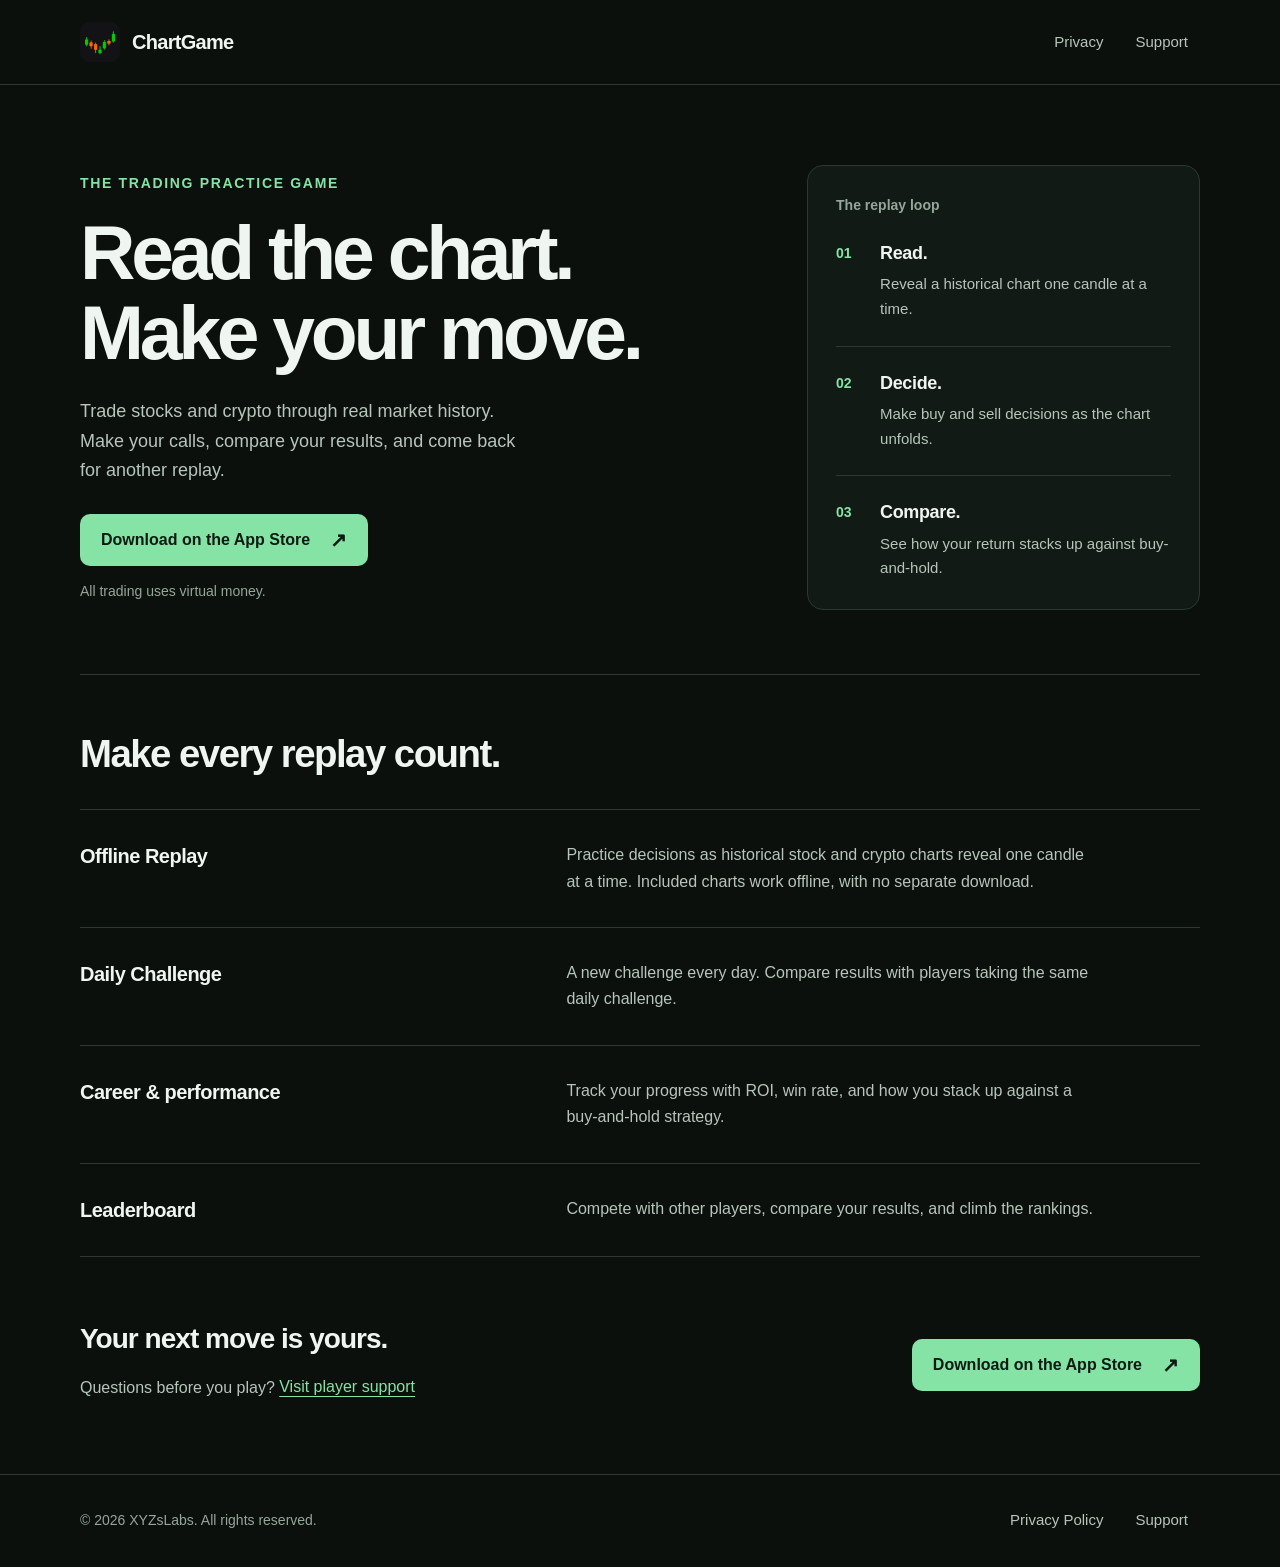
<file: index.html>
<!DOCTYPE html>
<html lang="en">
<head>
    <meta charset="UTF-8">
    <meta name="viewport" content="width=device-width, initial-scale=1.0">
    <meta name="color-scheme" content="dark">
    <meta name="description" content="Practice on historical stock and crypto charts with virtual money. Included replays work offline; compare your results with buy-and-hold and take the daily challenge.">
    <title>ChartGame — Practice Trading with Virtual Money</title>
    <style>
        .chartgame-page {
            --background: #0b100d;
            --surface: #121a15;
            --surface-hover: #19241d;
            --line: #2b3930;
            --text: #eff5f0;
            --muted: #b7c5ba;
            --soft: #95a69a;
            --accent: #84e3a5;
            --accent-hover: #a3edbb;
            --ink: #0c1b12;
            margin: 0;
            background: var(--background);
            color: var(--text);
            font-family: -apple-system, BlinkMacSystemFont, "Segoe UI", sans-serif;
            font-size: 1rem;
            line-height: 1.65;
            -webkit-text-size-adjust: 100%;
            overflow-wrap: anywhere;
        }
        .chartgame-page, .chartgame-page * { box-sizing: border-box; }
        .chartgame-page a { color: var(--accent); text-underline-offset: 0.22em; }
        .chartgame-page a:hover { color: var(--accent-hover); }
        .chartgame-page :is(a):focus-visible {
            outline: 3px solid var(--accent);
            outline-offset: 5px;
            border-radius: 4px;
        }
        .chartgame-page .shell { width: min(1120px, calc(100% - 96px)); margin-inline: auto; }
        .chartgame-page .visually-hidden {
            position: absolute;
            width: 1px;
            height: 1px;
            padding: 0;
            margin: -1px;
            overflow: hidden;
            clip-path: inset(50%);
            white-space: nowrap;
            border: 0;
        }
        .chartgame-page .skip-link {
            position: absolute;
            z-index: 5;
            top: 12px;
            left: 24px;
            padding: 12px 18px;
            background: var(--accent);
            color: var(--ink);
            font-weight: 650;
            transform: translateY(-180%);
        }
        .chartgame-page .skip-link:focus { transform: none; }
        .chartgame-page .site-header { border-bottom: 1px solid var(--line); }
        .chartgame-page .header-inner {
            display: flex;
            align-items: center;
            justify-content: space-between;
            flex-wrap: wrap;
            gap: 12px 24px;
            padding-block: 20px;
        }
        .chartgame-page .brand {
            display: inline-flex;
            align-items: center;
            gap: 12px;
            min-height: 44px;
            color: var(--text);
            font-size: 1.25rem;
            font-weight: 700;
            letter-spacing: -0.035em;
            text-decoration: none;
        }
        .chartgame-page .brand img { display: block; border-radius: 10px; flex: 0 0 auto; }
        .chartgame-page .header-links, .chartgame-page .footer-links { display: flex; flex-wrap: wrap; gap: 8px; }
        .chartgame-page .header-links a, .chartgame-page .footer-links a {
            display: inline-flex;
            align-items: center;
            min-height: 44px;
            padding: 8px 12px;
            color: var(--muted);
            font-size: 0.9375rem;
            text-decoration: none;
        }
        .chartgame-page .header-links a:hover, .chartgame-page .footer-links a:hover { color: var(--text); }

        .chartgame-page .eyebrow { display: block; margin: 0 0 18px; color: var(--accent); font-size: .875rem; font-weight: 650; letter-spacing: .12em; text-transform: uppercase; }
        .chartgame-page h1 { margin: 0; font-size: clamp(2.75rem, 6vw, 5rem); font-weight: 700; line-height: 1.04; letter-spacing: -.055em; }
        .chartgame-page .button { display: inline-flex; align-items: center; justify-content: center; gap: 20px; min-height: 52px; max-width: 100%; padding: 12px 20px; border: 1px solid transparent; border-radius: 10px; background: var(--accent); color: var(--ink); font-size: 1rem; font-weight: 700; line-height: 1.5; text-decoration: none; }
        .chartgame-page .button:hover { background: var(--accent-hover); color: var(--ink); }
        .chartgame-page .button:active { background: #70ca90; }
        .chartgame-page .external-arrow { font-size: 1.25rem; line-height: 1; flex: 0 0 auto; }
        .chartgame-page .site-footer { border-top: 1px solid var(--line); }
        .chartgame-page .footer-inner { display: flex; align-items: center; justify-content: space-between; flex-wrap: wrap; gap: 12px 24px; padding-block: 24px; }
        .chartgame-page .footer-inner p { margin: 0; color: var(--soft); font-size: .875rem; }
        @media (max-width: 600px) {
            .chartgame-page .shell { width: calc(100% - 48px); }
            .chartgame-page .header-inner { gap: 12px; padding-block: 14px; }
            .chartgame-page .brand { gap: 10px; font-size: 1.125rem; }
            .chartgame-page .brand img { width: 36px; height: 36px; border-radius: 9px; }
            .chartgame-page .header-links a { padding-inline: 6px; }
            .chartgame-page .footer-inner { align-items: flex-start; }
            .chartgame-page .footer-links { margin-left: -12px; }
        }
        @media (prefers-reduced-motion: reduce) {
            .chartgame-page *, .chartgame-page *::before, .chartgame-page *::after { scroll-behavior: auto; animation: none; transition: none; }
        }

        .home-page .hero { display: grid; grid-template-columns: minmax(0, 1fr); align-items: center; gap: 40px; padding-block: 64px 56px; border-bottom: 1px solid var(--line); }
        .home-page .hero-copy { min-width: 0; }
        .home-page .hero-intro { max-width: 44ch; margin: 24px 0 28px; color: var(--muted); font-size: 1.125rem; line-height: 1.65; }
        .home-page .hero-note { margin: 14px 0 0; color: var(--soft); font-size: .875rem; }
        .home-page .replay-loop { min-width: 0; padding: 28px; border: 1px solid var(--line); border-radius: 16px; background: var(--surface); }
        .home-page .loop-label { display: block; margin-bottom: 24px; color: var(--soft); font-size: .875rem; font-weight: 600; }
        .home-page .replay-loop ol { list-style: none; margin: 0; padding: 0; counter-reset: step; }
        .home-page .replay-loop li { display: grid; grid-template-columns: 28px minmax(0, 1fr); gap: 16px; counter-increment: step; }
        .home-page .replay-loop li + li { margin-top: 24px; padding-top: 24px; border-top: 1px solid var(--line); }
        .home-page .replay-loop li::before { content: counter(step, decimal-leading-zero); color: var(--accent); font-size: .875rem; font-weight: 650; line-height: 1.8; }
        .home-page .replay-loop strong { display: block; font-size: 1.125rem; line-height: 1.4; font-weight: 650; letter-spacing: -.02em; }
        .home-page .replay-loop p { margin: 6px 0 0; color: var(--muted); font-size: .9375rem; }
        .home-page .features { padding-block: 56px; }
        .home-page .features > h2 { margin: 0 0 32px; max-width: 20ch; font-size: clamp(1.75rem, 3vw, 2.5rem); font-weight: 650; line-height: 1.2; letter-spacing: -.04em; }
        .home-page .feature-list { border-top: 1px solid var(--line); }
        .home-page .feature { display: grid; grid-template-columns: minmax(0, 1fr); gap: 10px; padding-block: 28px; border-bottom: 1px solid var(--line); }
        .home-page .feature h3 { margin: 0; font-size: 1.25rem; font-weight: 650; line-height: 1.4; letter-spacing: -.025em; }
        .home-page .feature p { margin: 0; max-width: 60ch; color: var(--muted); }
        .home-page .closing { display: flex; align-items: center; justify-content: space-between; flex-wrap: wrap; gap: 24px 40px; padding-block: 8px 64px; }
        .home-page .closing h2 { margin: 0 0 10px; font-size: 1.75rem; line-height: 1.25; font-weight: 650; letter-spacing: -.035em; }
        .home-page .closing p { margin: 0; color: var(--muted); }
        .home-page .closing p a { display: inline-flex; align-items: center; min-height: 44px; }
        @media (min-width: 900px) {
            .home-page .hero { grid-template-columns: minmax(0, 1.35fr) minmax(288px, .8fr); gap: 64px; padding-block: 80px 64px; }
            .home-page .feature { grid-template-columns: minmax(0, .8fr) minmax(0, 1.2fr); gap: 64px; padding-block: 32px; }
        }
        @media (max-width: 600px) {
            .home-page .hero { padding-block: 44px 40px; gap: 32px; }
            .home-page .hero-intro { margin-block: 20px 24px; font-size: 1.0625rem; }
            .home-page .replay-loop { padding: 22px; }
            .home-page .replay-loop li { gap: 12px; }
            .home-page .features { padding-block: 40px; }
            .home-page .features > h2 { margin-bottom: 24px; }
            .home-page .feature { padding-block: 24px; }
            .home-page .closing { padding-bottom: 48px; }
            .home-page .closing h2 { font-size: 1.5rem; }
        }
    </style>
</head>
<body class="chartgame-page home-page">
    <a class="skip-link" href="#main">Skip to content</a>
    <header class="site-header">
        <div class="shell header-inner">
            <a class="brand" href="index.html" aria-label="ChartGame home">
                <img src="appicon.png" alt="" width="40" height="40">
                <span>ChartGame</span>
            </a>
            <nav class="header-links" aria-label="Main navigation">
                <a href="privacy.html">Privacy</a>
                <a href="support.html">Support</a>
            </nav>
        </div>
    </header>
    <main id="main" class="shell" tabindex="-1">
        <section class="hero" aria-labelledby="game-title">
            <div class="hero-copy">
                <span class="eyebrow">The trading practice game</span>
                <h1 id="game-title">Read the chart.<br>Make your move.</h1>
                <p class="hero-intro">Trade stocks and crypto through real market history. Make your calls, compare your results, and come back for another replay.</p>
                <a class="button" href="https://apps.apple.com/us/app/chartgame-trading-simulator/id6761395602"><span>Download on the App Store</span><span class="external-arrow" aria-hidden="true">↗</span></a>
                <p class="hero-note">All trading uses virtual money.</p>
            </div>
            <aside class="replay-loop" aria-label="How a replay works">
                <span class="loop-label">The replay loop</span>
                <ol>
                    <li><div><strong>Read.</strong><p>Reveal a historical chart one candle at a time.</p></div></li>
                    <li><div><strong>Decide.</strong><p>Make buy and sell decisions as the chart unfolds.</p></div></li>
                    <li><div><strong>Compare.</strong><p>See how your return stacks up against buy-and-hold.</p></div></li>
                </ol>
            </aside>
        </section>

        <section class="features" aria-labelledby="features-title">
            <h2 id="features-title">Make every replay count.</h2>
            <div class="feature-list">
                <article class="feature"><h3>Offline Replay</h3><p>Practice decisions as historical stock and crypto charts reveal one candle at a time. Included charts work offline, with no separate download.</p></article>
                <article class="feature"><h3>Daily Challenge</h3><p>A new challenge every day. Compare results with players taking the same daily challenge.</p></article>
                <article class="feature"><h3>Career &amp; performance</h3><p>Track your progress with ROI, win rate, and how you stack up against a buy-and-hold strategy.</p></article>
                <article class="feature"><h3>Leaderboard</h3><p>Compete with other players, compare your results, and climb the rankings.</p></article>
            </div>
        </section>

        <section class="closing" aria-labelledby="ready-title">
            <div><h2 id="ready-title">Your next move is yours.</h2><p>Questions before you play? <a href="support.html">Visit player support</a></p></div>
            <a class="button" href="https://apps.apple.com/us/app/chartgame-trading-simulator/id6761395602"><span>Download on the App Store</span><span class="external-arrow" aria-hidden="true">↗</span></a>
        </section>
    </main>
    <footer class="site-footer">
        <div class="shell footer-inner">
            <p>&copy; 2026 XYZsLabs. All rights reserved.</p>
            <nav class="footer-links" aria-label="Footer navigation">
                <a href="privacy.html">Privacy Policy</a>
                <a href="support.html">Support</a>
            </nav>
        </div>
    </footer>
</body>
</html>
</file>
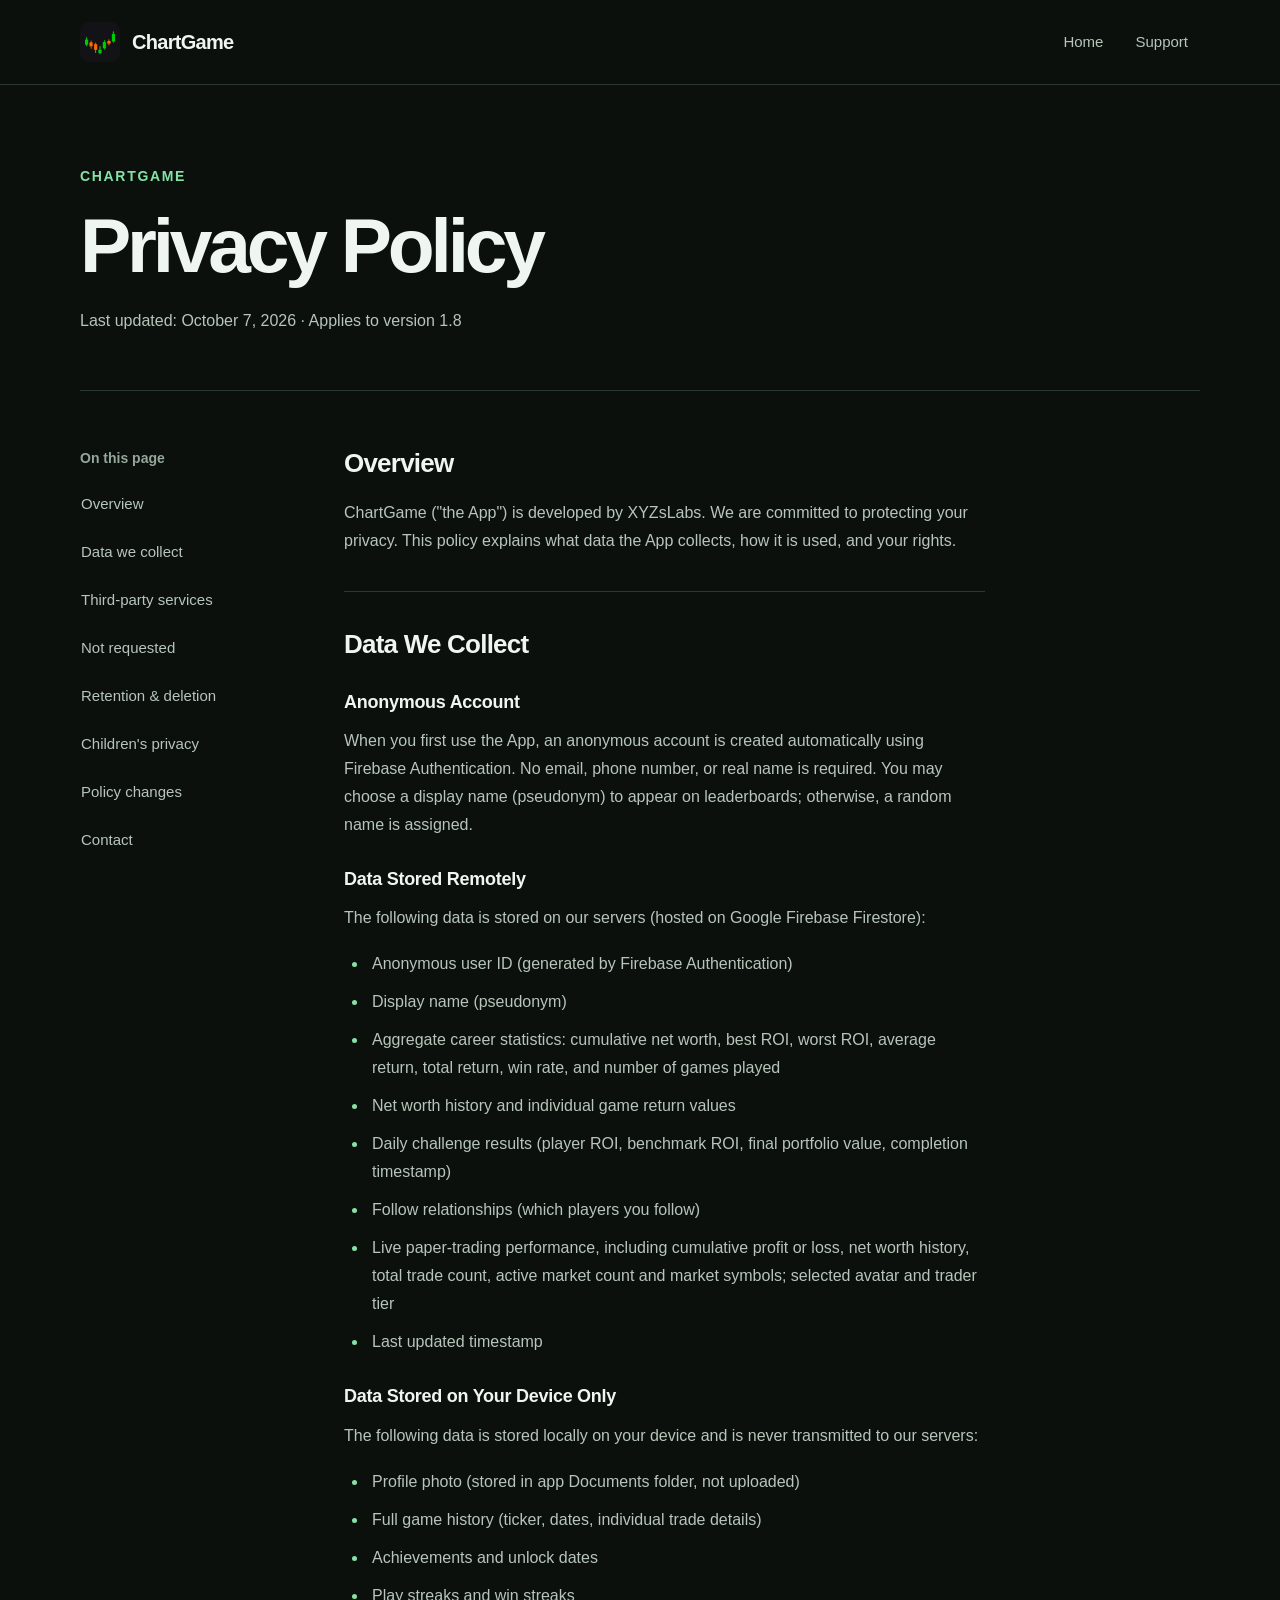
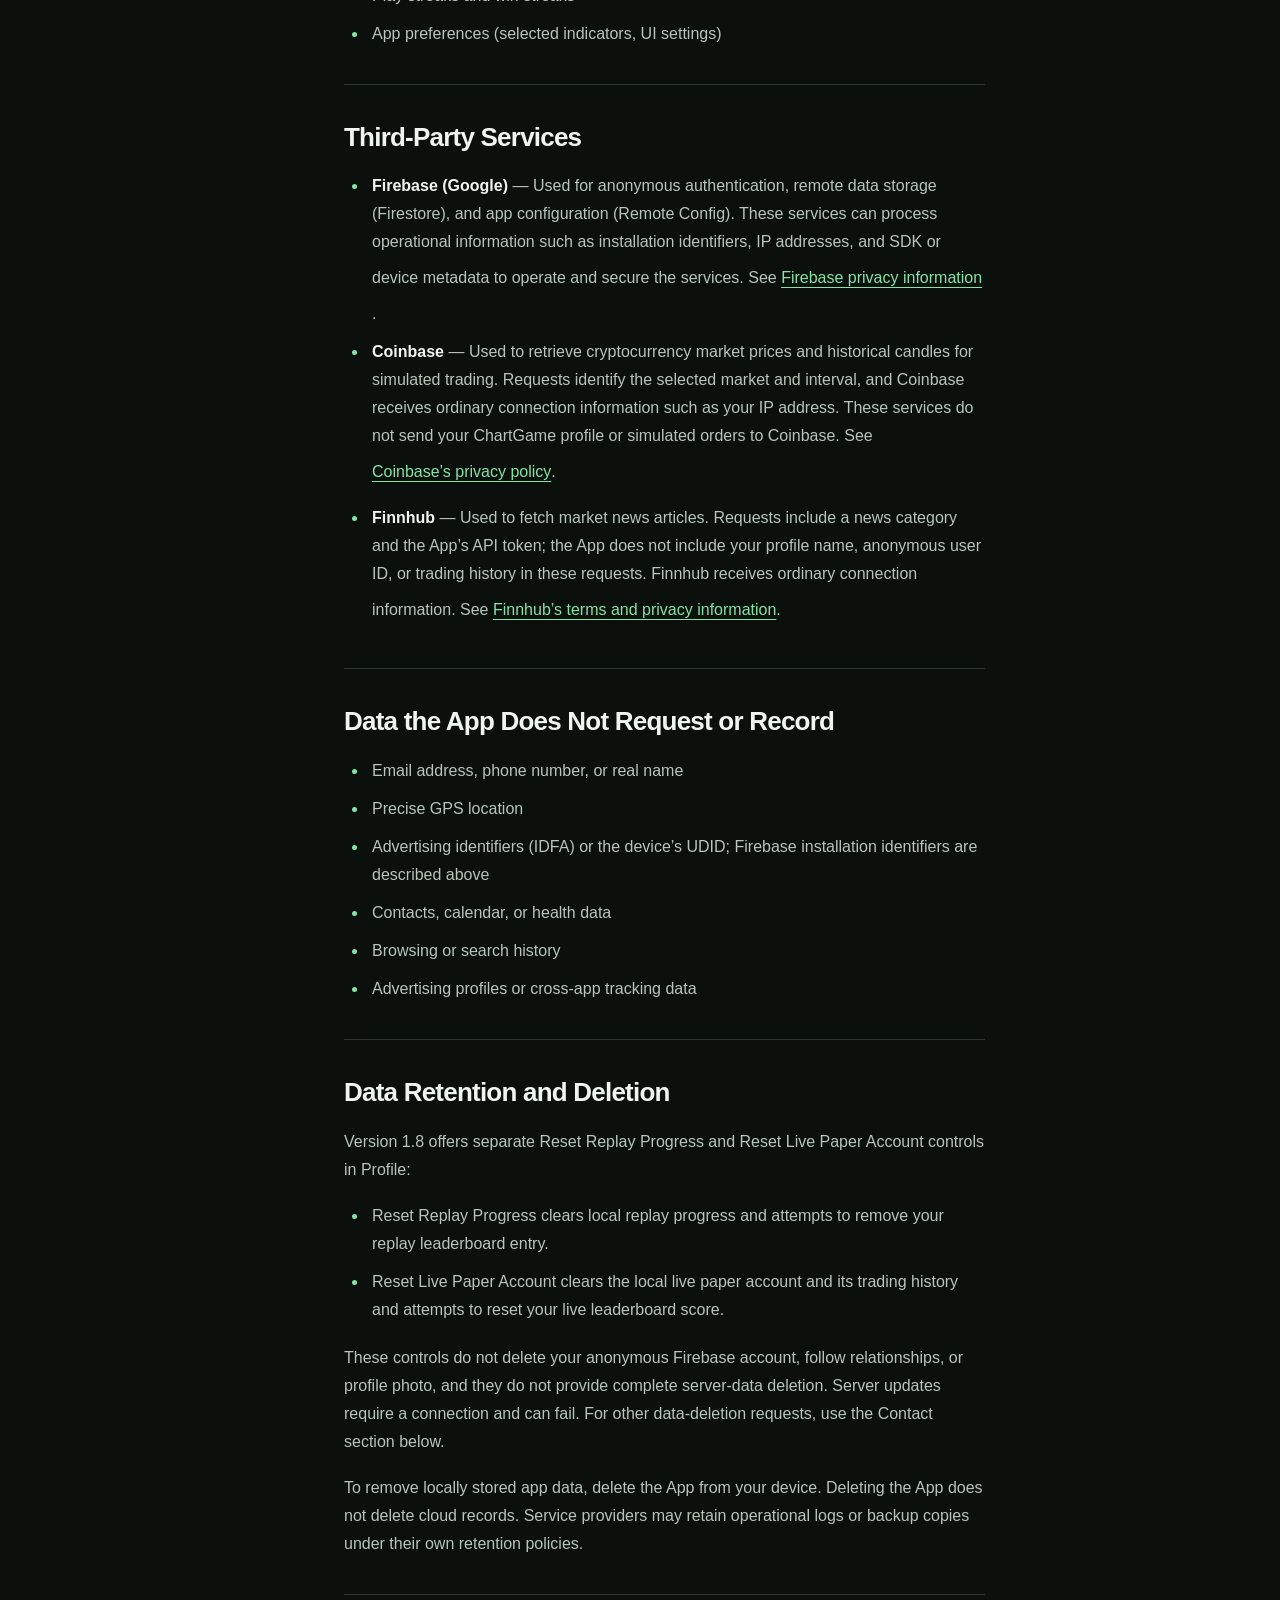
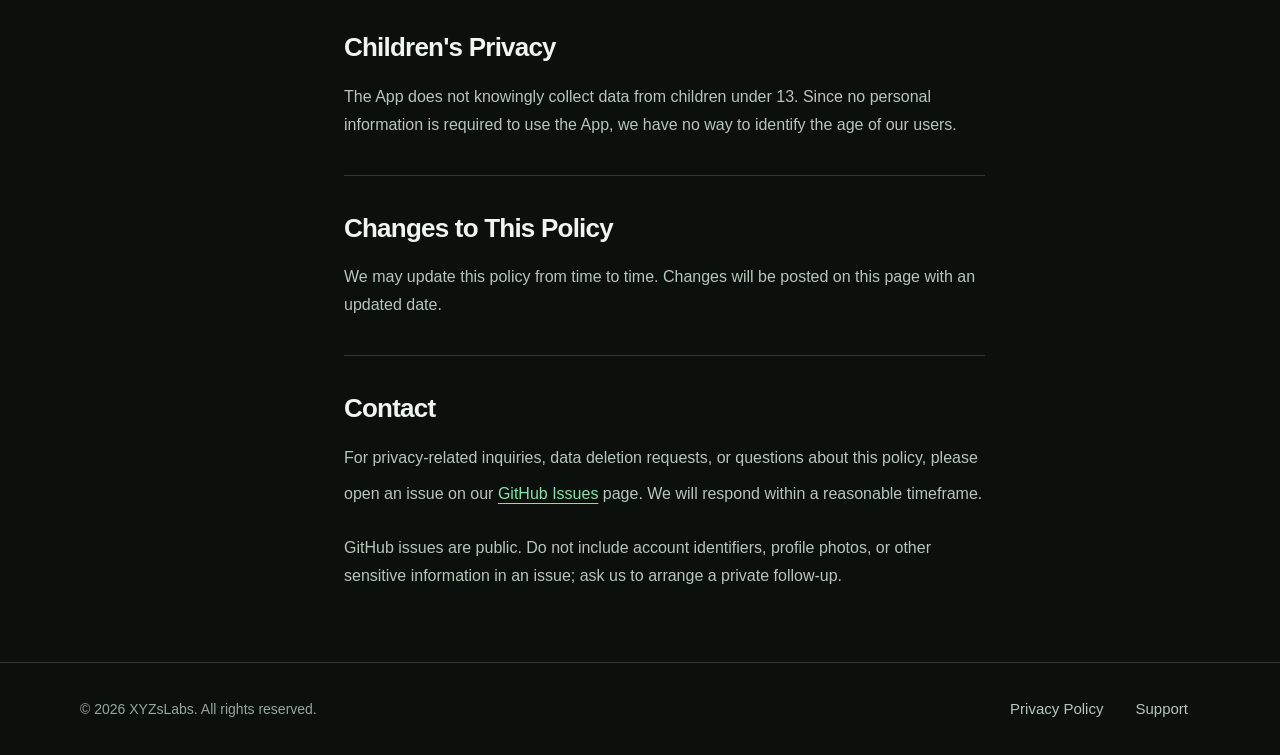
<file: privacy.html>
<!DOCTYPE html>
<html lang="en">
<head>
    <meta charset="UTF-8">
    <meta name="viewport" content="width=device-width, initial-scale=1.0">
    <meta name="color-scheme" content="dark">
    <meta name="description" content="Read the ChartGame Privacy Policy, last updated October 7, 2026.">
    <title>Privacy Policy — ChartGame</title>
    <style>
        .chartgame-page {
            --background: #0b100d;
            --surface: #121a15;
            --surface-hover: #19241d;
            --line: #2b3930;
            --text: #eff5f0;
            --muted: #b7c5ba;
            --soft: #95a69a;
            --accent: #84e3a5;
            --accent-hover: #a3edbb;
            --ink: #0c1b12;
            margin: 0;
            background: var(--background);
            color: var(--text);
            font-family: -apple-system, BlinkMacSystemFont, "Segoe UI", sans-serif;
            font-size: 1rem;
            line-height: 1.65;
            -webkit-text-size-adjust: 100%;
            overflow-wrap: anywhere;
        }
        .chartgame-page, .chartgame-page * { box-sizing: border-box; }
        .chartgame-page a { color: var(--accent); text-underline-offset: 0.22em; }
        .chartgame-page a:hover { color: var(--accent-hover); }
        .chartgame-page :is(a):focus-visible {
            outline: 3px solid var(--accent);
            outline-offset: 5px;
            border-radius: 4px;
        }
        .chartgame-page .shell { width: min(1120px, calc(100% - 96px)); margin-inline: auto; }
        .chartgame-page .visually-hidden {
            position: absolute;
            width: 1px;
            height: 1px;
            padding: 0;
            margin: -1px;
            overflow: hidden;
            clip-path: inset(50%);
            white-space: nowrap;
            border: 0;
        }
        .chartgame-page .skip-link {
            position: absolute;
            z-index: 5;
            top: 12px;
            left: 24px;
            padding: 12px 18px;
            background: var(--accent);
            color: var(--ink);
            font-weight: 650;
            transform: translateY(-180%);
        }
        .chartgame-page .skip-link:focus { transform: none; }
        .chartgame-page .site-header { border-bottom: 1px solid var(--line); }
        .chartgame-page .header-inner {
            display: flex;
            align-items: center;
            justify-content: space-between;
            flex-wrap: wrap;
            gap: 12px 24px;
            padding-block: 20px;
        }
        .chartgame-page .brand {
            display: inline-flex;
            align-items: center;
            gap: 12px;
            min-height: 44px;
            color: var(--text);
            font-size: 1.25rem;
            font-weight: 700;
            letter-spacing: -0.035em;
            text-decoration: none;
        }
        .chartgame-page .brand img { display: block; border-radius: 10px; flex: 0 0 auto; }
        .chartgame-page .header-links, .chartgame-page .footer-links { display: flex; flex-wrap: wrap; gap: 8px; }
        .chartgame-page .header-links a, .chartgame-page .footer-links a {
            display: inline-flex;
            align-items: center;
            min-height: 44px;
            padding: 8px 12px;
            color: var(--muted);
            font-size: 0.9375rem;
            text-decoration: none;
        }
        .chartgame-page .header-links a:hover, .chartgame-page .footer-links a:hover { color: var(--text); }

        .chartgame-page .eyebrow { display: block; margin: 0 0 18px; color: var(--accent); font-size: .875rem; font-weight: 650; letter-spacing: .12em; text-transform: uppercase; }
        .chartgame-page h1 { margin: 0; font-size: clamp(2.75rem, 6vw, 5rem); font-weight: 700; line-height: 1.04; letter-spacing: -.055em; }
        .chartgame-page .button { display: inline-flex; align-items: center; justify-content: center; gap: 20px; min-height: 52px; max-width: 100%; padding: 12px 20px; border: 1px solid transparent; border-radius: 10px; background: var(--accent); color: var(--ink); font-size: 1rem; font-weight: 700; line-height: 1.5; text-decoration: none; }
        .chartgame-page .button:hover { background: var(--accent-hover); color: var(--ink); }
        .chartgame-page .button:active { background: #70ca90; }
        .chartgame-page .external-arrow { font-size: 1.25rem; line-height: 1; flex: 0 0 auto; }
        .chartgame-page .site-footer { border-top: 1px solid var(--line); }
        .chartgame-page .footer-inner { display: flex; align-items: center; justify-content: space-between; flex-wrap: wrap; gap: 12px 24px; padding-block: 24px; }
        .chartgame-page .footer-inner p { margin: 0; color: var(--soft); font-size: .875rem; }
        @media (max-width: 600px) {
            .chartgame-page .shell { width: calc(100% - 48px); }
            .chartgame-page .header-inner { gap: 12px; padding-block: 14px; }
            .chartgame-page .brand { gap: 10px; font-size: 1.125rem; }
            .chartgame-page .brand img { width: 36px; height: 36px; border-radius: 9px; }
            .chartgame-page .header-links a { padding-inline: 6px; }
            .chartgame-page .footer-inner { align-items: flex-start; }
            .chartgame-page .footer-links { margin-left: -12px; }
        }
        @media (prefers-reduced-motion: reduce) {
            .chartgame-page *, .chartgame-page *::before, .chartgame-page *::after { scroll-behavior: auto; animation: none; transition: none; }
        }

        .privacy-page .policy-hero { padding-block: 64px 48px; border-bottom: 1px solid var(--line); }
        .privacy-page .last-updated { margin: 22px 0 0; color: var(--muted); font-size: 1rem; }
        .privacy-page .policy-layout { display: grid; grid-template-columns: minmax(0, 1fr); gap: 40px; padding-block: 40px 72px; }
        .privacy-page .contents { align-self: start; min-width: 0; }
        .privacy-page .contents-label { display: block; margin: 0 0 12px; color: var(--soft); font-size: .875rem; font-weight: 600; }
        .privacy-page .contents-links { display: grid; grid-template-columns: repeat(2, minmax(0, 1fr)); gap: 8px; }
        .privacy-page .contents-links a { display: flex; align-items: center; min-height: 44px; padding: 8px 12px; border: 1px solid var(--line); border-radius: 8px; color: var(--muted); font-size: .9375rem; text-decoration: none; }
        .privacy-page .contents-links a:hover { background: var(--surface); color: var(--text); }
        .privacy-page .policy-content { min-width: 0; max-width: 72ch; }
        .privacy-page .policy-section { scroll-margin-top: 32px; }
        .privacy-page .policy-section + .policy-section { padding-top: 36px; margin-top: 36px; border-top: 1px solid var(--line); }
        .privacy-page .policy-section h2 { margin: 0 0 18px; font-size: 1.625rem; font-weight: 650; line-height: 1.3; letter-spacing: -.03em; }
        .privacy-page .policy-section h3 { margin: 28px 0 12px; font-size: 1.125rem; font-weight: 650; line-height: 1.4; letter-spacing: -.015em; }
        .privacy-page .policy-section p { margin: 0 0 18px; color: var(--muted); line-height: 1.75; }
        .privacy-page .policy-section p:last-child { margin-bottom: 0; }
        .privacy-page .policy-section ul { margin: 0 0 20px; padding-left: 24px; color: var(--muted); }
        .privacy-page .policy-section ul:last-child { margin-bottom: 0; }
        .privacy-page .policy-section li { padding-left: 4px; line-height: 1.75; }
        .privacy-page .policy-section li + li { margin-top: 10px; }
        .privacy-page .policy-section li::marker { color: var(--accent); }
        .privacy-page .policy-section strong { color: var(--text); font-weight: 650; }
        .privacy-page .policy-section a { display: inline-flex; align-items: center; min-height: 44px; }
        @media (min-width: 900px) {
            .privacy-page .policy-hero { padding-block: 80px 56px; }
            .privacy-page .policy-layout { grid-template-columns: 200px minmax(0, 1fr); gap: 64px; padding-top: 56px; }
            .privacy-page .contents { position: sticky; top: 32px; }
            .privacy-page .contents-links { grid-template-columns: minmax(0, 1fr); gap: 4px; }
            .privacy-page .contents-links a { padding-inline: 0; border-color: transparent; }
            .privacy-page .contents-links a:hover { background: transparent; color: var(--accent); }
        }
        @media (max-width: 600px) {
            .privacy-page .policy-hero { padding-block: 44px 36px; }
            .privacy-page .policy-layout { padding-block: 28px 48px; gap: 36px; }
            .privacy-page .policy-section h2 { font-size: 1.375rem; }
            .privacy-page .policy-section + .policy-section { padding-top: 28px; margin-top: 28px; }
        }
    </style>
</head>
<body class="chartgame-page privacy-page">
    <a class="skip-link" href="#main">Skip to content</a>
    <header class="site-header">
        <div class="shell header-inner">
            <a class="brand" href="index.html" aria-label="ChartGame home">
                <img src="appicon.png" alt="" width="40" height="40">
                <span>ChartGame</span>
            </a>
            <nav class="header-links" aria-label="Main navigation">
                <a href="index.html">Home</a>
                <a href="support.html">Support</a>
            </nav>
        </div>
    </header>
    <main id="main" class="shell" tabindex="-1">
        <div class="policy-hero">
            <span class="eyebrow">ChartGame</span>
            <h1>Privacy Policy</h1>
            <p class="last-updated">Last updated: October 7, 2026 · Applies to version 1.8</p>
        </div>
        <div class="policy-layout">
            <aside class="contents" aria-label="Policy contents">
                <span class="contents-label">On this page</span>
                <nav class="contents-links" aria-label="Privacy Policy sections">
                        <a href="#overview">Overview</a>
                        <a href="#data-collected">Data we collect</a>
                        <a href="#services">Third-party services</a>
                        <a href="#not-collected">Not requested</a>
                        <a href="#retention-deletion">Retention &amp; deletion</a>
                        <a href="#children">Children's privacy</a>
                        <a href="#policy-changes">Policy changes</a>
                        <a href="#contact">Contact</a>
                </nav>
            </aside>
            <article class="policy-content" aria-label="Privacy Policy">
                <section class="policy-section" id="overview">
                    <h2>Overview</h2>
            <p>ChartGame ("the App") is developed by XYZsLabs. We are committed to protecting your privacy. This policy explains what data the App collects, how it is used, and your rights.</p>

                            </section>
                <section class="policy-section" id="data-collected">
                    <h2>Data We Collect</h2>

            <h3>Anonymous Account</h3>
            <p>When you first use the App, an anonymous account is created automatically using Firebase Authentication. No email, phone number, or real name is required. You may choose a display name (pseudonym) to appear on leaderboards; otherwise, a random name is assigned.</p>

            <h3>Data Stored Remotely</h3>
            <p>The following data is stored on our servers (hosted on Google Firebase Firestore):</p>
            <ul>
                <li>Anonymous user ID (generated by Firebase Authentication)</li>
                <li>Display name (pseudonym)</li>
                <li>Aggregate career statistics: cumulative net worth, best ROI, worst ROI, average return, total return, win rate, and number of games played</li>
                <li>Net worth history and individual game return values</li>
                <li>Daily challenge results (player ROI, benchmark ROI, final portfolio value, completion timestamp)</li>
                <li>Follow relationships (which players you follow)</li>
                <li>Live paper-trading performance, including cumulative profit or loss, net worth history, total trade count, active market count and market symbols; selected avatar and trader tier</li>
                <li>Last updated timestamp</li>
            </ul>

            <h3>Data Stored on Your Device Only</h3>
            <p>The following data is stored locally on your device and is never transmitted to our servers:</p>
            <ul>
                <li>Profile photo (stored in app Documents folder, not uploaded)</li>
                <li>Full game history (ticker, dates, individual trade details)</li>
                <li>Achievements and unlock dates</li>
                <li>Play streaks and win streaks</li>
                <li>App preferences (selected indicators, UI settings)</li>
            </ul>

                            </section>
                <section class="policy-section" id="services">
                    <h2>Third-Party Services</h2>
            <ul>
                <li><strong>Firebase (Google)</strong> — Used for anonymous authentication, remote data storage (Firestore), and app configuration (Remote Config). These services can process operational information such as installation identifiers, IP addresses, and SDK or device metadata to operate and secure the services. See <a href="https://firebase.google.com/support/privacy">Firebase privacy information</a>.</li>
                <li><strong>Coinbase</strong> — Used to retrieve cryptocurrency market prices and historical candles for simulated trading. Requests identify the selected market and interval, and Coinbase receives ordinary connection information such as your IP address. These services do not send your ChartGame profile or simulated orders to Coinbase. See <a href="https://www.coinbase.com/legal/privacy">Coinbase’s privacy policy</a>.</li>
                <li><strong>Finnhub</strong> — Used to fetch market news articles. Requests include a news category and the App’s API token; the App does not include your profile name, anonymous user ID, or trading history in these requests. Finnhub receives ordinary connection information. See <a href="https://finnhub.io/terms-of-service">Finnhub’s terms and privacy information</a>.</li>
            </ul>

                            </section>
                <section class="policy-section" id="not-collected">
                    <h2>Data the App Does Not Request or Record</h2>
            <ul>
                <li>Email address, phone number, or real name</li>
                <li>Precise GPS location</li>
                <li>Advertising identifiers (IDFA) or the device’s UDID; Firebase installation identifiers are described above</li>
                <li>Contacts, calendar, or health data</li>
                <li>Browsing or search history</li>
                <li>Advertising profiles or cross-app tracking data</li>
            </ul>

                            </section>
                <section class="policy-section" id="retention-deletion">
                    <h2>Data Retention and Deletion</h2>
            <p>Version 1.8 offers separate Reset Replay Progress and Reset Live Paper Account controls in Profile:</p>
            <ul>
                <li>Reset Replay Progress clears local replay progress and attempts to remove your replay leaderboard entry.</li>
                <li>Reset Live Paper Account clears the local live paper account and its trading history and attempts to reset your live leaderboard score.</li>
            </ul>
            <p>These controls do not delete your anonymous Firebase account, follow relationships, or profile photo, and they do not provide complete server-data deletion. Server updates require a connection and can fail. For other data-deletion requests, use the Contact section below.</p>
            <p>To remove locally stored app data, delete the App from your device. Deleting the App does not delete cloud records. Service providers may retain operational logs or backup copies under their own retention policies.</p>

                            </section>
                <section class="policy-section" id="children">
                    <h2>Children's Privacy</h2>
            <p>The App does not knowingly collect data from children under 13. Since no personal information is required to use the App, we have no way to identify the age of our users.</p>

                            </section>
                <section class="policy-section" id="policy-changes">
                    <h2>Changes to This Policy</h2>
            <p>We may update this policy from time to time. Changes will be posted on this page with an updated date.</p>

                            </section>
                <section class="policy-section" id="contact">
                    <h2>Contact</h2>
            <p>For privacy-related inquiries, data deletion requests, or questions about this policy, please open an issue on our <a href="https://github.com/XYZsLabs/ChartGame/issues">GitHub Issues</a> page. We will respond within a reasonable timeframe.</p>
            <p>GitHub issues are public. Do not include account identifiers, profile photos, or other sensitive information in an issue; ask us to arrange a private follow-up.</p>
                        </section>
            </article>
        </div>
    </main>
    <footer class="site-footer">
        <div class="shell footer-inner">
            <p>&copy; 2026 XYZsLabs. All rights reserved.</p>
            <nav class="footer-links" aria-label="Footer navigation">
                <a href="privacy.html" aria-current="page">Privacy Policy</a>
                <a href="support.html">Support</a>
            </nav>
        </div>
    </footer>
</body>
</html>
</file>
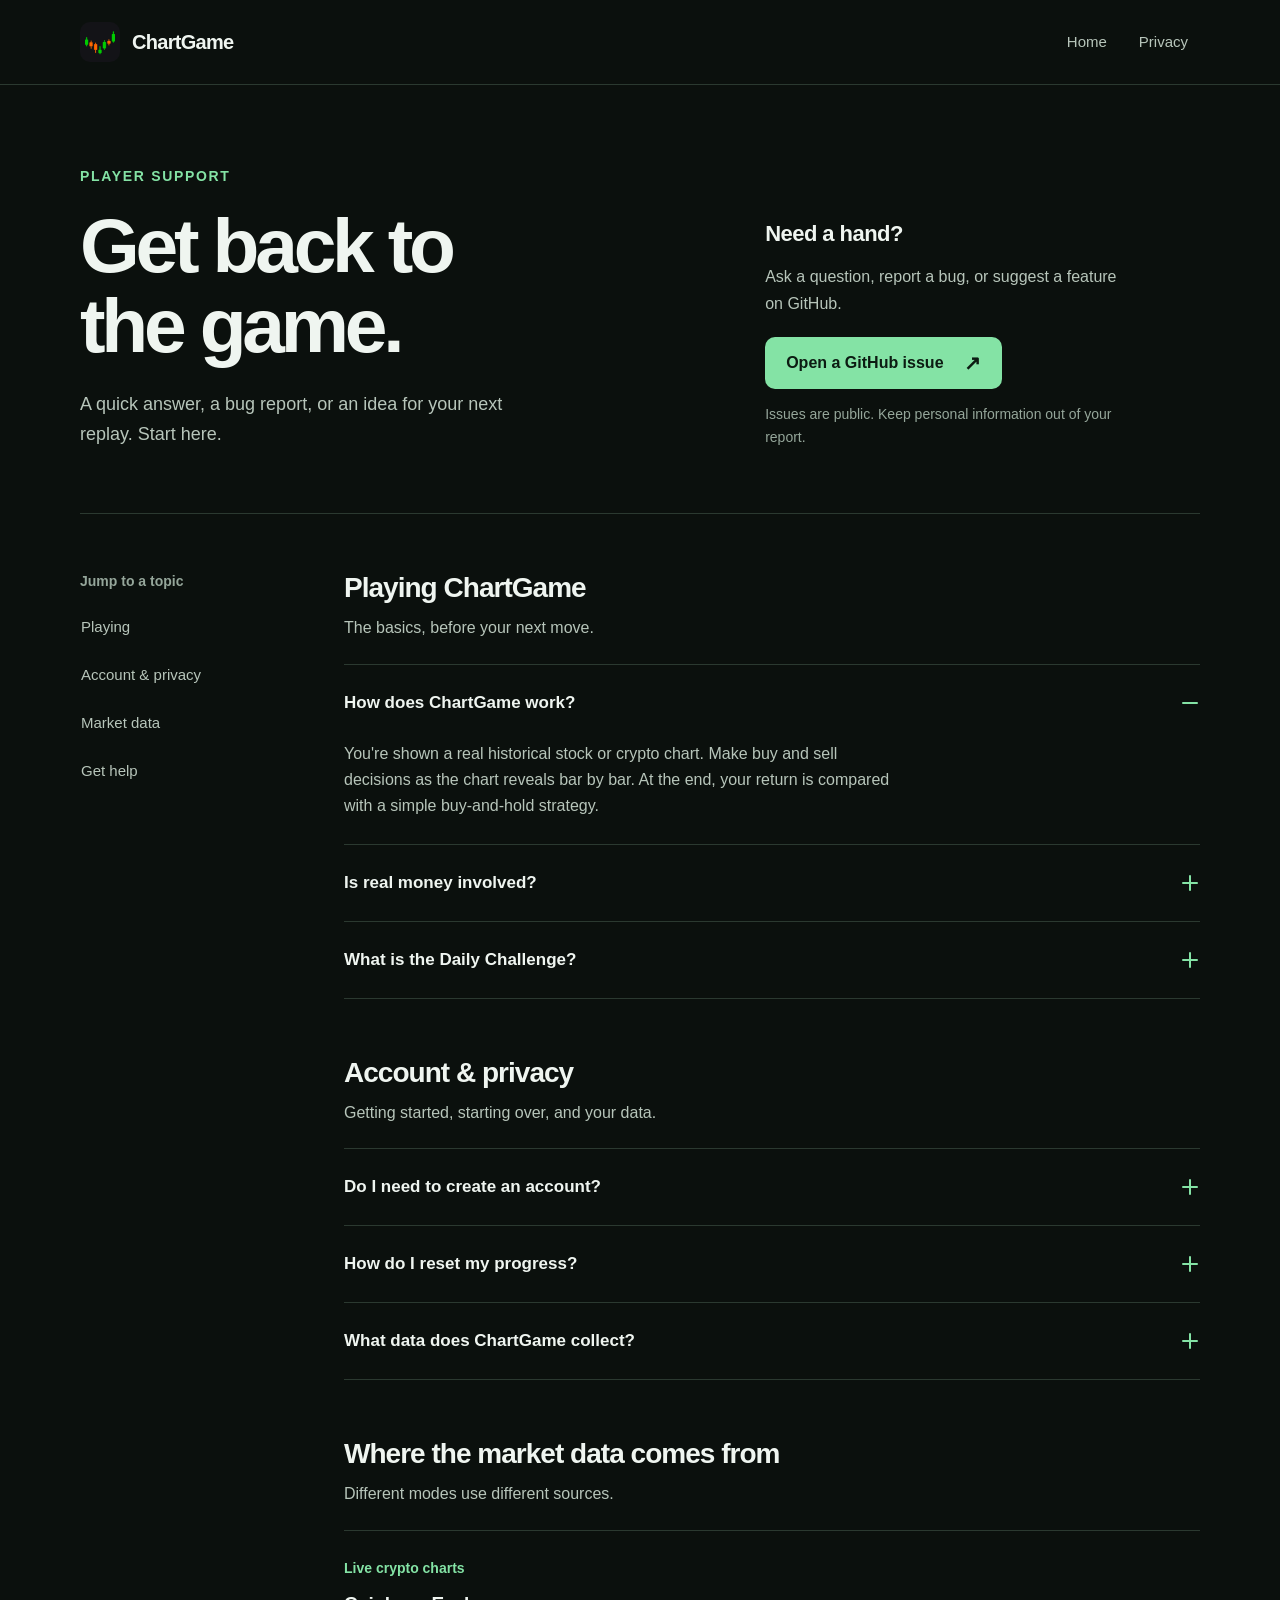
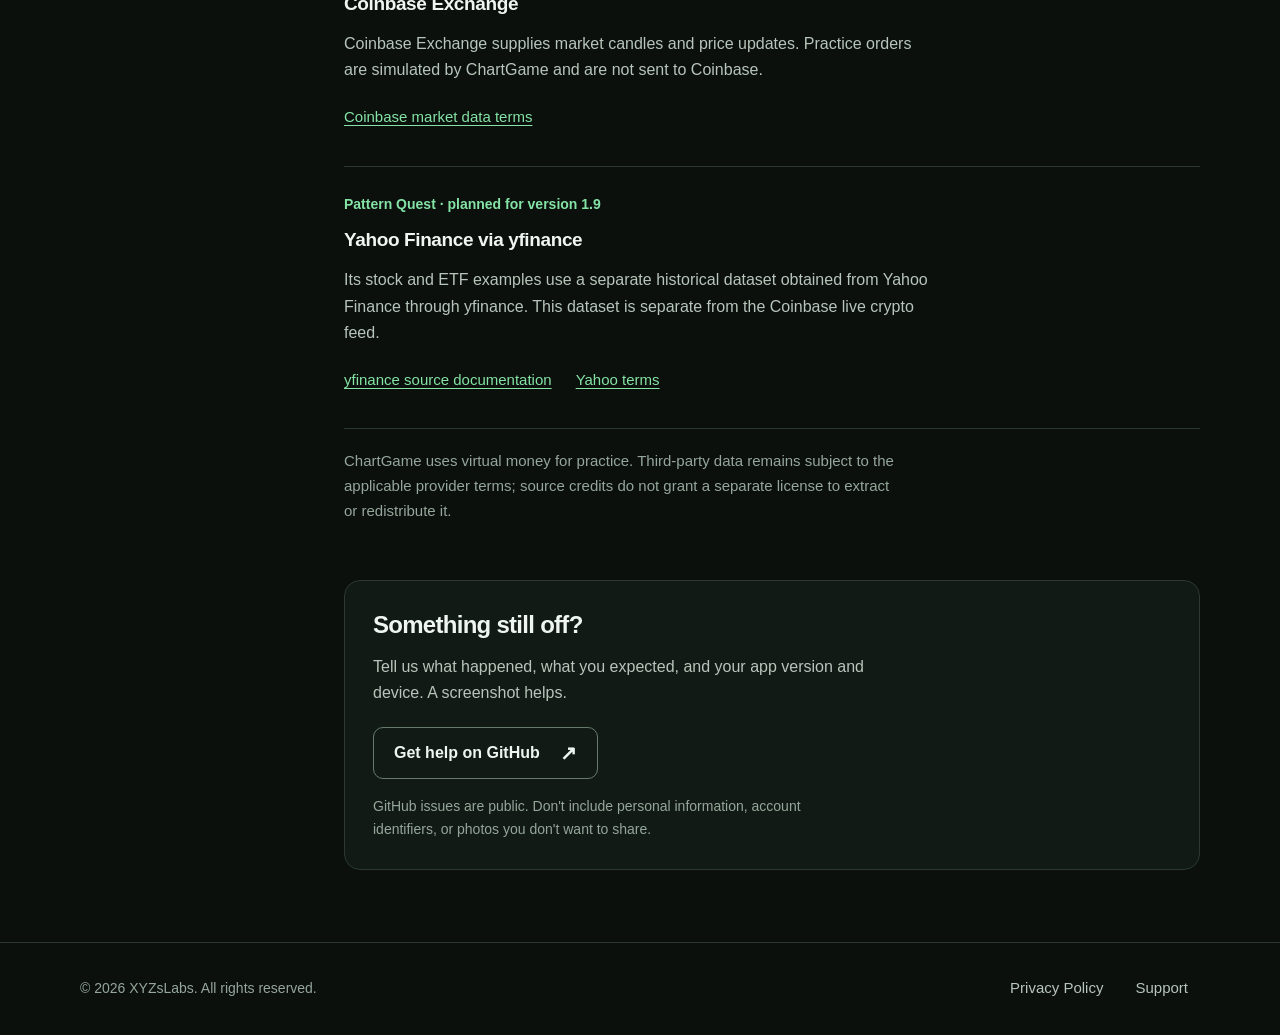
<file: support.html>
<!DOCTYPE html>
<html lang="en">
<head>
    <meta charset="UTF-8">
    <meta name="viewport" content="width=device-width, initial-scale=1.0">
    <meta name="color-scheme" content="dark">
    <meta name="description" content="Get help with ChartGame, find answers about replay trading and your account, and learn where the market data comes from.">
    <title>Support — ChartGame</title>
    <style>
        .support-page {
            --background: #0b100d;
            --surface: #121a15;
            --surface-hover: #19241d;
            --line: #2b3930;
            --text: #eff5f0;
            --muted: #b7c5ba;
            --soft: #95a69a;
            --accent: #84e3a5;
            --accent-hover: #a3edbb;
            --ink: #0c1b12;
            margin: 0;
            background: var(--background);
            color: var(--text);
            font-family: -apple-system, BlinkMacSystemFont, "Segoe UI", sans-serif;
            font-size: 1rem;
            line-height: 1.65;
            -webkit-text-size-adjust: 100%;
            overflow-wrap: anywhere;
        }
        .support-page, .support-page * { box-sizing: border-box; }
        .support-page a { color: var(--accent); text-underline-offset: 0.22em; }
        .support-page a:hover { color: var(--accent-hover); }
        .support-page :is(a, summary):focus-visible {
            outline: 3px solid var(--accent);
            outline-offset: 5px;
            border-radius: 4px;
        }
        .support-page .shell { width: min(1120px, calc(100% - 96px)); margin-inline: auto; }
        .support-page .visually-hidden {
            position: absolute;
            width: 1px;
            height: 1px;
            padding: 0;
            margin: -1px;
            overflow: hidden;
            clip-path: inset(50%);
            white-space: nowrap;
            border: 0;
        }
        .support-page .skip-link {
            position: absolute;
            z-index: 5;
            top: 12px;
            left: 24px;
            padding: 12px 18px;
            background: var(--accent);
            color: var(--ink);
            font-weight: 650;
            transform: translateY(-180%);
        }
        .support-page .skip-link:focus { transform: none; }
        .support-page .site-header { border-bottom: 1px solid var(--line); }
        .support-page .header-inner {
            display: flex;
            align-items: center;
            justify-content: space-between;
            flex-wrap: wrap;
            gap: 12px 24px;
            padding-block: 20px;
        }
        .support-page .brand {
            display: inline-flex;
            align-items: center;
            gap: 12px;
            min-height: 44px;
            color: var(--text);
            font-size: 1.25rem;
            font-weight: 700;
            letter-spacing: -0.035em;
            text-decoration: none;
        }
        .support-page .brand img { display: block; border-radius: 10px; flex: 0 0 auto; }
        .support-page .header-links, .support-page .footer-links { display: flex; flex-wrap: wrap; gap: 8px; }
        .support-page .header-links a, .support-page .footer-links a {
            display: inline-flex;
            align-items: center;
            min-height: 44px;
            padding: 8px 12px;
            color: var(--muted);
            font-size: 0.9375rem;
            text-decoration: none;
        }
        .support-page .header-links a:hover, .support-page .footer-links a:hover { color: var(--text); }
        .support-page .hero {
            display: grid;
            grid-template-columns: minmax(0, 1fr);
            gap: 36px;
            padding-block: 64px 56px;
            border-bottom: 1px solid var(--line);
        }
        .support-page .eyebrow {
            margin: 0 0 18px;
            color: var(--accent);
            font-size: 0.875rem;
            font-weight: 650;
            letter-spacing: 0.12em;
            text-transform: uppercase;
        }
        .support-page h1 {
            margin: 0;
            font-size: clamp(2.75rem, 6vw, 5rem);
            font-weight: 700;
            line-height: 1.04;
            letter-spacing: -0.055em;
        }
        .support-page .hero-intro {
            max-width: 43ch;
            margin: 24px 0 0;
            color: var(--muted);
            font-size: 1.125rem;
            line-height: 1.65;
        }
        .support-page .help-intro { align-self: end; max-width: 40ch; }
        .support-page .help-intro h2 { margin: 0 0 12px; font-size: 1.375rem; letter-spacing: -0.025em; }
        .support-page .help-intro p { margin: 0 0 20px; color: var(--muted); }
        .support-page .button {
            display: inline-flex;
            align-items: center;
            justify-content: center;
            gap: 20px;
            min-height: 52px;
            max-width: 100%;
            padding: 12px 20px;
            border: 1px solid transparent;
            border-radius: 10px;
            background: var(--accent);
            color: var(--ink);
            font-size: 1rem;
            font-weight: 700;
            line-height: 1.5;
            text-decoration: none;
        }
        .support-page .button:hover { background: var(--accent-hover); color: var(--ink); }
        .support-page .button:active { background: #70ca90; }
        .support-page .external-arrow { font-size: 1.25rem; line-height: 1; flex: 0 0 auto; }
        .support-page .help-intro .public-note { margin: 14px 0 0; color: var(--soft); font-size: 0.875rem; }
        .support-page .page-layout { display: grid; gap: 40px; padding-block: 40px 72px; }
        .support-page .topic-rail { align-self: start; min-width: 0; }
        .support-page .topic-title {
            margin: 0 0 12px;
            color: var(--soft);
            font-size: 0.875rem;
            font-weight: 600;
        }
        .support-page .topic-links { display: grid; grid-template-columns: repeat(2, minmax(0, 1fr)); gap: 8px; }
        .support-page .topic-links a {
            display: flex;
            align-items: center;
            min-height: 44px;
            padding: 8px 12px;
            border: 1px solid var(--line);
            border-radius: 8px;
            color: var(--muted);
            font-size: 0.9375rem;
            text-decoration: none;
        }
        .support-page .topic-links a:hover { background: var(--surface); color: var(--text); }
        .support-page .support-content { min-width: 0; }
        .support-page .content-section { scroll-margin-top: 32px; }
        .support-page .content-section + .content-section { margin-top: 56px; }
        .support-page .section-heading { margin-bottom: 22px; }
        .support-page .section-heading h2 {
            margin: 0;
            font-size: 1.75rem;
            line-height: 1.25;
            letter-spacing: -0.035em;
            font-weight: 650;
        }
        .support-page .section-heading p { margin: 10px 0 0; color: var(--muted); max-width: 62ch; }
        .support-page .faq-list { border-top: 1px solid var(--line); }
        .support-page .faq-item { border-bottom: 1px solid var(--line); }
        .support-page .faq-item summary {
            display: flex;
            align-items: center;
            justify-content: space-between;
            gap: 24px;
            min-height: 76px;
            padding: 22px 0;
            color: var(--text);
            font-size: 1.0625rem;
            font-weight: 600;
            line-height: 1.5;
            list-style: none;
            cursor: pointer;
        }
        .support-page .faq-item summary::-webkit-details-marker { display: none; }
        .support-page .faq-item summary:hover { color: var(--accent); }
        .support-page .toggle { position: relative; display: block; width: 20px; height: 20px; flex: 0 0 20px; color: var(--accent); }
        .support-page .toggle::before, .support-page .toggle::after {
            position: absolute;
            display: block;
            content: "";
            inset: 9px 2px;
            height: 2px;
            background: currentColor;
            border-radius: 1px;
        }
        .support-page .toggle::after { transform: rotate(90deg); }
        .support-page .faq-item[open] .toggle::after { display: none; }
        .support-page .faq-answer { max-width: 66ch; padding: 0 36px 24px 0; }
        .support-page .faq-answer p { margin: 0; color: var(--muted); }
        .support-page .faq-answer a { display: inline-flex; align-items: center; min-height: 44px; }
        .support-page .source-list { border-top: 1px solid var(--line); }
        .support-page .source { padding-block: 26px; border-bottom: 1px solid var(--line); }
        .support-page .source-label { margin: 0 0 8px; color: var(--accent); font-size: 0.875rem; font-weight: 600; }
        .support-page .source h3 { margin: 0 0 12px; font-size: 1.1875rem; font-weight: 650; letter-spacing: -0.02em; }
        .support-page .source p:not(.source-label) { margin: 0; color: var(--muted); max-width: 66ch; }
        .support-page .source-links { display: flex; flex-wrap: wrap; gap: 4px 24px; margin-top: 12px; }
        .support-page .source-links a { display: inline-flex; align-items: center; min-height: 44px; font-size: 0.9375rem; }
        .support-page .data-note { margin: 20px 0 0; color: var(--soft); font-size: 0.9375rem; max-width: 66ch; }
        .support-page .contact-section { padding: 28px; border: 1px solid var(--line); border-radius: 16px; background: var(--surface); }
        .support-page .contact-section h2 { margin: 0; font-size: 1.5rem; line-height: 1.3; letter-spacing: -0.03em; }
        .support-page .contact-section p { margin: 14px 0 20px; color: var(--muted); max-width: 58ch; }
        .support-page .button-secondary { background: transparent; color: var(--text); border-color: #657b6c; }
        .support-page .button-secondary:hover { background: var(--surface-hover); color: var(--text); }
        .support-page .contact-section .public-note { margin: 16px 0 0; font-size: 0.875rem; color: var(--soft); }
        .support-page .site-footer { border-top: 1px solid var(--line); }
        .support-page .footer-inner { display: flex; align-items: center; justify-content: space-between; flex-wrap: wrap; gap: 12px 24px; padding-block: 24px; }
        .support-page .footer-inner p { margin: 0; color: var(--soft); font-size: 0.875rem; }
        @media (min-width: 900px) {
            .support-page .hero { grid-template-columns: minmax(0, 1fr) minmax(288px, 0.7fr); gap: 64px; padding-block: 80px 64px; }
            .support-page .page-layout { grid-template-columns: 200px minmax(0, 1fr); gap: 64px; padding-top: 56px; }
            .support-page .topic-rail { position: sticky; top: 32px; }
            .support-page .topic-links { grid-template-columns: minmax(0, 1fr); gap: 4px; }
            .support-page .topic-links a { border-color: transparent; padding-inline: 0; }
            .support-page .topic-links a:hover { background: transparent; color: var(--accent); }
        }
        @media (max-width: 600px) {
            .support-page .shell { width: calc(100% - 48px); }
            .support-page .header-inner { gap: 12px; padding-block: 14px; }
            .support-page .brand { gap: 10px; font-size: 1.125rem; }
            .support-page .brand img { width: 36px; height: 36px; border-radius: 9px; }
            .support-page .header-links a { padding-inline: 6px; }
            .support-page .hero { padding-block: 44px 40px; gap: 32px; }
            .support-page .hero-intro { font-size: 1.0625rem; margin-top: 20px; }
            .support-page .page-layout { padding-block: 28px 48px; gap: 36px; }
            .support-page .section-heading h2 { font-size: 1.5rem; }
            .support-page .faq-answer { padding-right: 0; }
            .support-page .content-section + .content-section { margin-top: 44px; }
            .support-page .contact-section { padding: 22px; }
            .support-page .contact-section .button { width: 100%; gap: 12px; }
            .support-page .footer-inner { align-items: flex-start; }
            .support-page .footer-links { margin-left: -12px; }
        }
        @media (prefers-reduced-motion: reduce) {
            .support-page *, .support-page *::before, .support-page *::after { scroll-behavior: auto; animation: none; transition: none; }
        }
    </style>
</head>
<body class="support-page">
    <a class="skip-link" href="#main">Skip to support</a>
    <header class="site-header">
        <div class="shell header-inner">
            <a class="brand" href="index.html" aria-label="ChartGame home">
                <img src="appicon.png" alt="" width="40" height="40">
                <span>ChartGame</span>
            </a>
            <nav class="header-links" aria-label="Main navigation">
                <a href="index.html">Home</a>
                <a href="privacy.html">Privacy</a>
            </nav>
        </div>
    </header>

    <main id="main" class="shell" tabindex="-1">
        <section class="hero" aria-labelledby="support-title">
            <div>
                <p class="eyebrow">Player support</p>
                <h1 id="support-title">Get back to<br>the game.</h1>
                <p class="hero-intro">A quick answer, a bug report, or an idea for your next replay. Start here.</p>
            </div>
            <div class="help-intro">
                <h2>Need a hand?</h2>
                <p>Ask a question, report a bug, or suggest a feature on GitHub.</p>
                <a class="button" href="https://github.com/XYZsLabs/ChartGame/issues" target="_blank" rel="noopener noreferrer" aria-describedby="hero-public-note">
                    <span>Open a GitHub issue</span>
                    <span class="external-arrow" aria-hidden="true">↗</span>
                    <span class="visually-hidden">(opens in a new tab)</span>
                </a>
                <p id="hero-public-note" class="public-note">Issues are public. Keep personal information out of your report.</p>
            </div>
        </section>

        <div class="page-layout">
            <aside class="topic-rail" aria-label="Support topics">
                <p class="topic-title">Jump to a topic</p>
                <nav class="topic-links" aria-label="On this page">
                    <a href="#playing">Playing</a>
                    <a href="#account">Account &amp; privacy</a>
                    <a href="#market-data">Market data</a>
                    <a href="#get-help">Get help</a>
                </nav>
            </aside>

            <div class="support-content">
                <section class="content-section" id="playing" aria-labelledby="playing-title">
                    <div class="section-heading">
                        <h2 id="playing-title">Playing ChartGame</h2>
                        <p>The basics, before your next move.</p>
                    </div>
                    <div class="faq-list">
                        <details class="faq-item" open>
                            <summary><span>How does ChartGame work?</span><span class="toggle" aria-hidden="true"></span></summary>
                            <div class="faq-answer"><p>You're shown a real historical stock or crypto chart. Make buy and sell decisions as the chart reveals bar by bar. At the end, your return is compared with a simple buy-and-hold strategy.</p></div>
                        </details>
                        <details class="faq-item">
                            <summary><span>Is real money involved?</span><span class="toggle" aria-hidden="true"></span></summary>
                            <div class="faq-answer"><p>No. ChartGame is a simulation for practice and education. All trading uses virtual currency, so no real money is at risk.</p></div>
                        </details>
                        <details class="faq-item">
                            <summary><span>What is the Daily Challenge?</span><span class="toggle" aria-hidden="true"></span></summary>
                            <div class="faq-answer"><p>Every day, all players get the same chart to trade. Results are ranked on a daily leaderboard so you can see how your skills compare.</p></div>
                        </details>
                    </div>
                </section>

                <section class="content-section" id="account" aria-labelledby="account-title">
                    <div class="section-heading">
                        <h2 id="account-title">Account &amp; privacy</h2>
                        <p>Getting started, starting over, and your data.</p>
                    </div>
                    <div class="faq-list">
                        <details class="faq-item">
                            <summary><span>Do I need to create an account?</span><span class="toggle" aria-hidden="true"></span></summary>
                            <div class="faq-answer"><p>No. The app automatically creates an anonymous account using Firebase Authentication. No email or phone number is required. Choose a display name, or use the random one assigned to you.</p></div>
                        </details>
                        <details class="faq-item">
                            <summary><span>How do I reset my progress?</span><span class="toggle" aria-hidden="true"></span></summary>
                            <div class="faq-answer"><p>In version 1.8, Profile offers Reset Replay Progress and Reset Live Paper Account. These reset the selected local progress and attempt to remove or reset its leaderboard score. They do not delete your anonymous account, follows, or profile photo. Server updates need a connection and can fail. See our <a href="privacy.html#retention-deletion">Privacy Policy</a> for details and deletion requests.</p></div>
                        </details>
                        <details class="faq-item">
                            <summary><span>What data does ChartGame collect?</span><span class="toggle" aria-hidden="true"></span></summary>
                            <div class="faq-answer"><p>Your anonymous account ID, display name, game performance stats, daily challenge results, follows, selected avatar identity, and trader tier are stored on our servers. See our <a href="privacy.html">Privacy Policy</a> for full details.</p></div>
                        </details>
                    </div>
                </section>

                <section class="content-section" id="market-data" aria-labelledby="market-data-title">
                    <div class="section-heading">
                        <h2 id="market-data-title">Where the market data comes from</h2>
                        <p>Different modes use different sources.</p>
                    </div>
                    <div class="source-list">
                        <article class="source">
                            <p class="source-label">Live crypto charts</p>
                            <h3>Coinbase Exchange</h3>
                            <p>Coinbase Exchange supplies market candles and price updates. Practice orders are simulated by ChartGame and are not sent to Coinbase.</p>
                            <div class="source-links"><a href="https://www.coinbase.com/legal/market_data">Coinbase market data terms</a></div>
                        </article>
                        <article class="source">
                            <p class="source-label">Pattern Quest · planned for version 1.9</p>
                            <h3>Yahoo Finance via yfinance</h3>
                            <p>Its stock and ETF examples use a separate historical dataset obtained from Yahoo Finance through yfinance. This dataset is separate from the Coinbase live crypto feed.</p>
                            <div class="source-links">
                                <a href="https://ranaroussi.github.io/yfinance/">yfinance source documentation</a>
                                <a href="https://legal.yahoo.com/us/en/yahoo/terms/otos/index.html">Yahoo terms</a>
                            </div>
                        </article>
                    </div>
                    <p class="data-note">ChartGame uses virtual money for practice. Third-party data remains subject to the applicable provider terms; source credits do not grant a separate license to extract or redistribute it.</p>
                </section>

                <section class="content-section contact-section" id="get-help" aria-labelledby="help-title">
                    <h2 id="help-title">Something still off?</h2>
                    <p>Tell us what happened, what you expected, and your app version and device. A screenshot helps.</p>
                    <a class="button button-secondary" href="https://github.com/XYZsLabs/ChartGame/issues" target="_blank" rel="noopener noreferrer" aria-describedby="contact-public-note">
                        <span>Get help on GitHub</span>
                        <span class="external-arrow" aria-hidden="true">↗</span>
                        <span class="visually-hidden">(opens in a new tab)</span>
                    </a>
                    <p id="contact-public-note" class="public-note">GitHub issues are public. Don't include personal information, account identifiers, or photos you don't want to share.</p>
                </section>
            </div>
        </div>
    </main>

    <footer class="site-footer">
        <div class="shell footer-inner">
            <p>&copy; 2026 XYZsLabs. All rights reserved.</p>
            <nav class="footer-links" aria-label="Footer navigation">
                <a href="privacy.html">Privacy Policy</a>
                <a href="support.html" aria-current="page">Support</a>
            </nav>
        </div>
    </footer>
</body>
</html>
</file>
